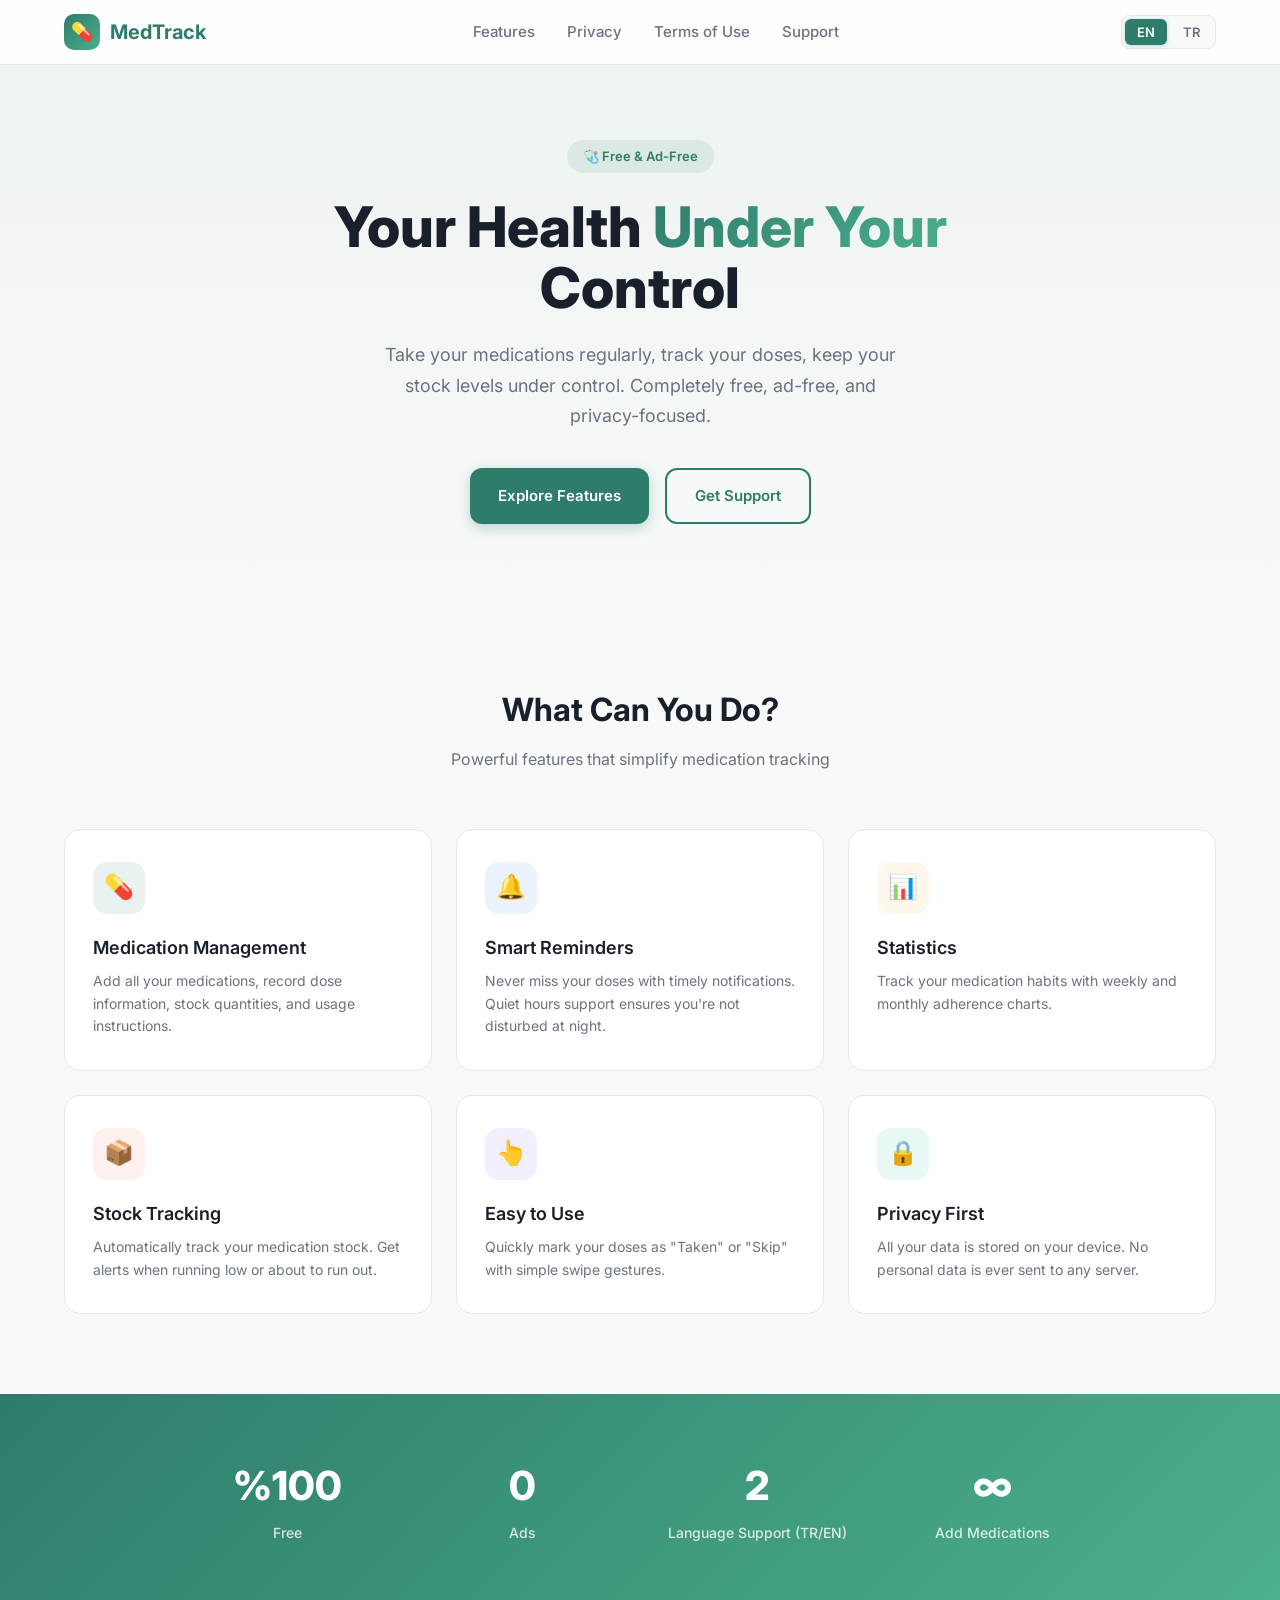
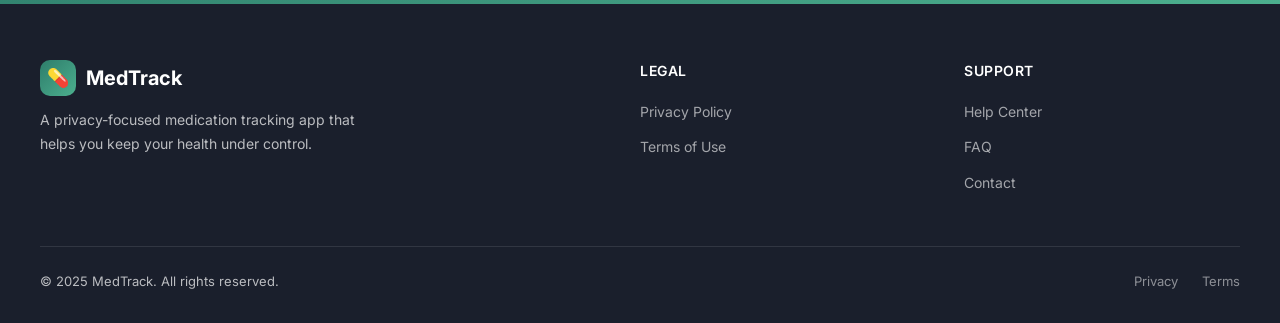
<file: docs/index.html>
<!DOCTYPE html>
<html lang="en">
<head>
  <meta charset="UTF-8">
  <meta name="viewport" content="width=device-width, initial-scale=1.0">
  <title>MedTrack - Your Health Under Control</title>
  <meta name="description" content="Track your medications regularly, monitor your doses, and keep your stock levels under control with MedTrack app.">
  <link rel="preconnect" href="https://fonts.googleapis.com">
  <link rel="preconnect" href="https://fonts.gstatic.com" crossorigin>
  <link href="https://fonts.googleapis.com/css2?family=Inter:wght@400;500;600;700;800&display=swap" rel="stylesheet">
  <link rel="stylesheet" href="css/style.css">
</head>
<body>

  <!-- Navbar -->
  <nav class="navbar" id="navbar">
    <div class="navbar-inner">
      <a href="index.html" class="logo">
        <div class="logo-icon">💊</div>
        <span data-i18n="nav.brand">MedTrack</span>
      </a>
      <ul class="nav-links" id="navLinks">
        <li><a href="#features" data-i18n="nav.features">Features</a></li>
        <li><a href="privacy.html" data-i18n="nav.privacy">Privacy</a></li>
        <li><a href="terms.html" data-i18n="nav.terms">Terms of Use</a></li>
        <li><a href="support.html" data-i18n="nav.support">Support</a></li>
      </ul>
      <div class="lang-switcher">
        <button class="lang-btn" data-lang="en" onclick="setLanguage('en')">EN</button>
        <button class="lang-btn" data-lang="tr" onclick="setLanguage('tr')">TR</button>
      </div>
      <button class="mobile-toggle" id="mobileToggle" aria-label="Menu">☰</button>
    </div>
  </nav>

  <!-- Hero -->
  <section class="hero">
    <div class="hero-inner">
      <div class="hero-badge" data-i18n="hero.badge">🩺 Free & Ad-Free</div>
      <h1><span data-i18n="hero.title.1">Your Health </span><span class="highlight" data-i18n="hero.title.highlight">Under Your</span><span data-i18n="hero.title.2"> Control</span></h1>
      <p data-i18n="hero.desc">Take your medications regularly, track your doses, keep your stock levels under control. Completely free, ad-free, and privacy-focused.</p>
      <div class="hero-buttons">
        <a href="#features" class="btn btn-primary" data-i18n="hero.btn.features">Explore Features</a>
        <a href="support.html" class="btn btn-outline" data-i18n="hero.btn.support">Get Support</a>
      </div>
    </div>
  </section>

  <!-- Features -->
  <section class="features" id="features">
    <div class="section-header">
      <h2 data-i18n="features.title">What Can You Do?</h2>
      <p data-i18n="features.subtitle">Powerful features that simplify medication tracking</p>
    </div>
    <div class="features-grid">
      <div class="feature-card">
        <div class="feature-icon green">💊</div>
        <h3 data-i18n="feature.med.title">Medication Management</h3>
        <p data-i18n="feature.med.desc">Add all your medications, record dose information, stock quantities, and usage instructions.</p>
      </div>
      <div class="feature-card">
        <div class="feature-icon blue">🔔</div>
        <h3 data-i18n="feature.remind.title">Smart Reminders</h3>
        <p data-i18n="feature.remind.desc">Never miss your doses with timely notifications. Quiet hours support ensures you're not disturbed at night.</p>
      </div>
      <div class="feature-card">
        <div class="feature-icon orange">📊</div>
        <h3 data-i18n="feature.stats.title">Statistics</h3>
        <p data-i18n="feature.stats.desc">Track your medication habits with weekly and monthly adherence charts.</p>
      </div>
      <div class="feature-card">
        <div class="feature-icon red">📦</div>
        <h3 data-i18n="feature.stock.title">Stock Tracking</h3>
        <p data-i18n="feature.stock.desc">Automatically track your medication stock. Get alerts when running low or about to run out.</p>
      </div>
      <div class="feature-card">
        <div class="feature-icon purple">👆</div>
        <h3 data-i18n="feature.easy.title">Easy to Use</h3>
        <p data-i18n="feature.easy.desc">Quickly mark your doses as "Taken" or "Skip" with simple swipe gestures.</p>
      </div>
      <div class="feature-card">
        <div class="feature-icon teal">🔒</div>
        <h3 data-i18n="feature.privacy.title">Privacy First</h3>
        <p data-i18n="feature.privacy.desc">All your data is stored on your device. No personal data is ever sent to any server.</p>
      </div>
    </div>
  </section>

  <!-- Stats -->
  <section class="stats">
    <div class="stats-inner">
      <div class="stat-item">
        <h3>%100</h3>
        <p data-i18n="stats.free">Free</p>
      </div>
      <div class="stat-item">
        <h3>0</h3>
        <p data-i18n="stats.ads">Ads</p>
      </div>
      <div class="stat-item">
        <h3>2</h3>
        <p data-i18n="stats.lang">Language Support (TR/EN)</p>
      </div>
      <div class="stat-item">
        <h3>∞</h3>
        <p data-i18n="stats.meds">Add Medications</p>
      </div>
    </div>
  </section>

  <!-- Footer -->
  <footer class="footer">
    <div class="footer-inner">
      <div class="footer-brand">
        <div class="logo" style="color: white;">
          <div class="logo-icon">💊</div>
          <span data-i18n="nav.brand">MedTrack</span>
        </div>
        <p data-i18n="footer.desc">A privacy-focused medication tracking app that helps you keep your health under control.</p>
      </div>
      <div>
        <h4 data-i18n="footer.legal">Legal</h4>
        <ul class="footer-links">
          <li><a href="privacy.html" data-i18n="footer.privacy.link">Privacy Policy</a></li>
          <li><a href="terms.html" data-i18n="footer.terms.link">Terms of Use</a></li>
        </ul>
      </div>
      <div>
        <h4 data-i18n="footer.support.title">Support</h4>
        <ul class="footer-links">
          <li><a href="support.html" data-i18n="footer.help">Help Center</a></li>
          <li><a href="support.html#faq" data-i18n="footer.faq.link">FAQ</a></li>
          <li><a href="mailto:destek@ilactakip.app" data-i18n="footer.contact">Contact</a></li>
        </ul>
      </div>
    </div>
    <div class="footer-bottom">
      <span data-i18n="footer.copy">&copy; 2025 MedTrack. All rights reserved.</span>
      <div class="footer-bottom-links">
        <a href="privacy.html" data-i18n="footer.bottom.privacy">Privacy</a>
        <a href="terms.html" data-i18n="footer.bottom.terms">Terms</a>
      </div>
    </div>
  </footer>

  <script src="js/i18n.js"></script>
  <script>
    window.addEventListener('scroll', () => {
      document.getElementById('navbar').classList.toggle('scrolled', window.scrollY > 10);
    });
    document.getElementById('mobileToggle').addEventListener('click', () => {
      document.getElementById('navLinks').classList.toggle('open');
    });
  </script>
</body>
</html>
</file>
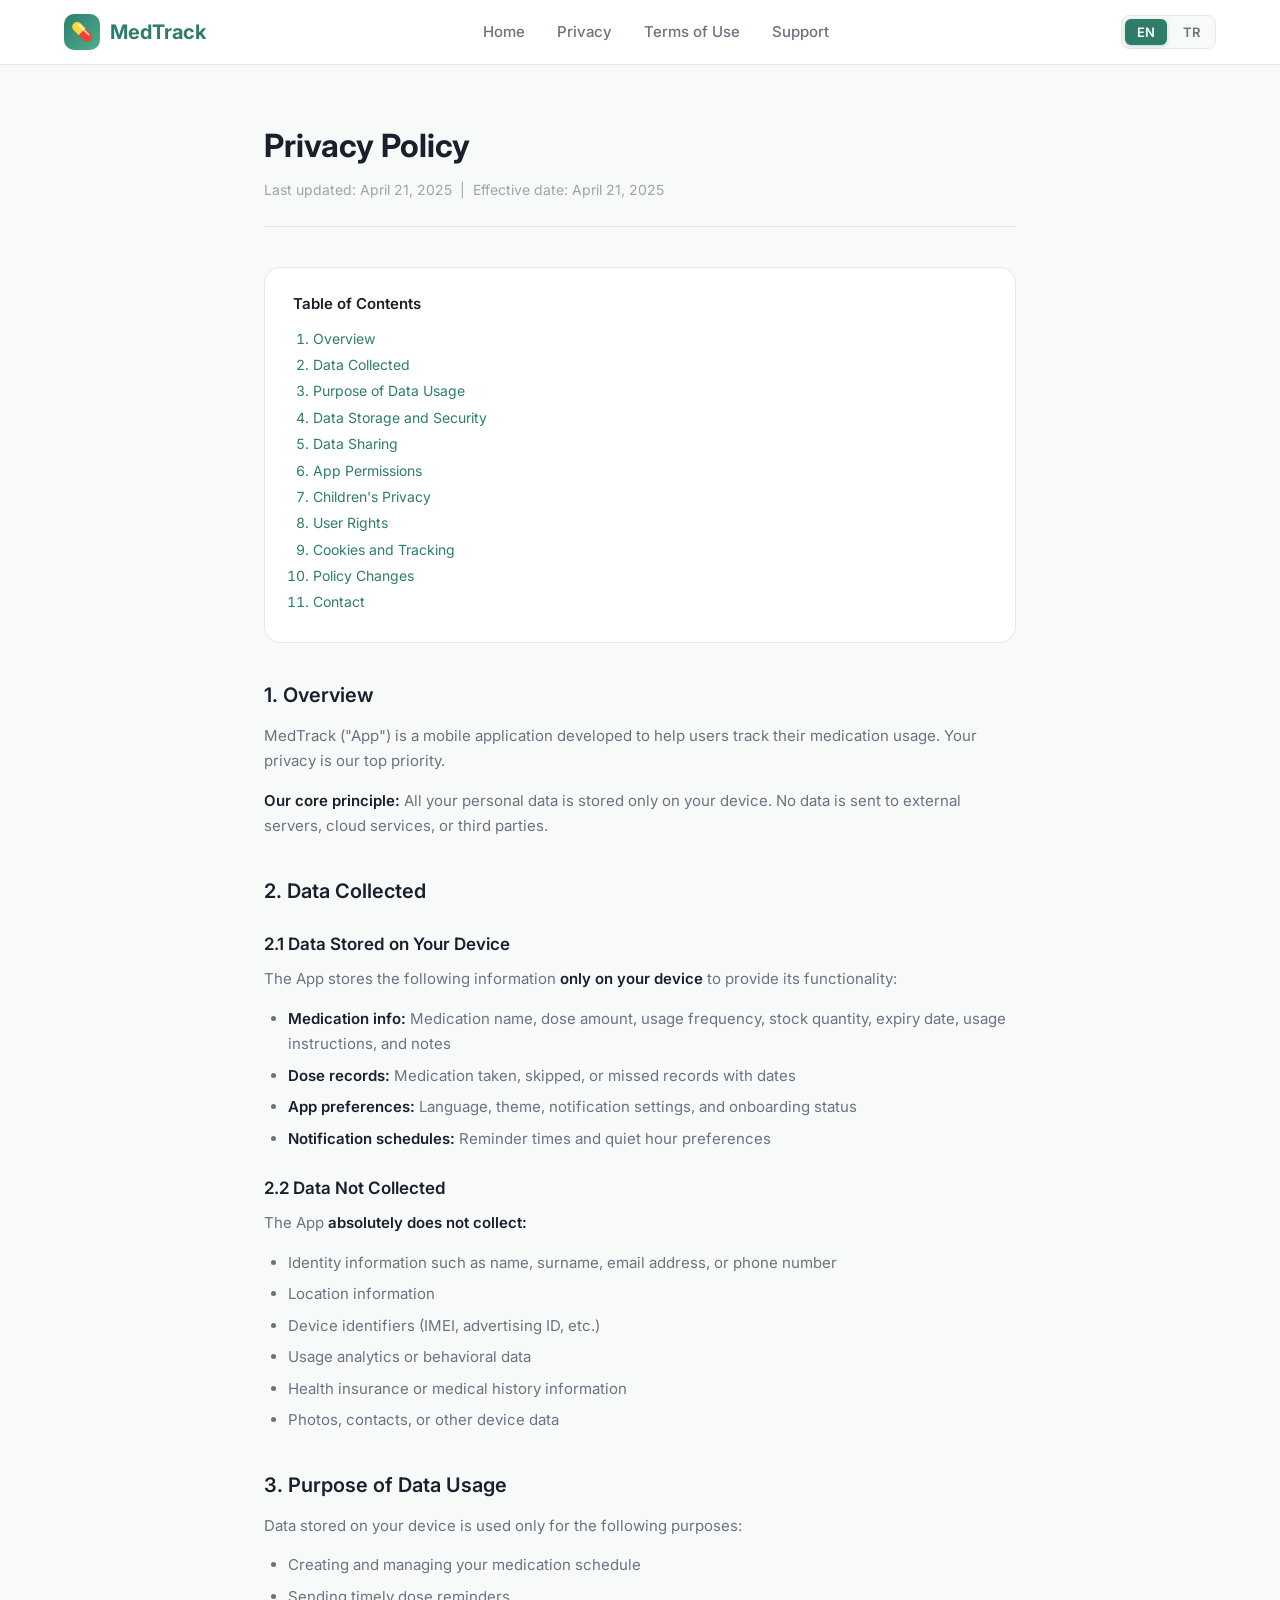
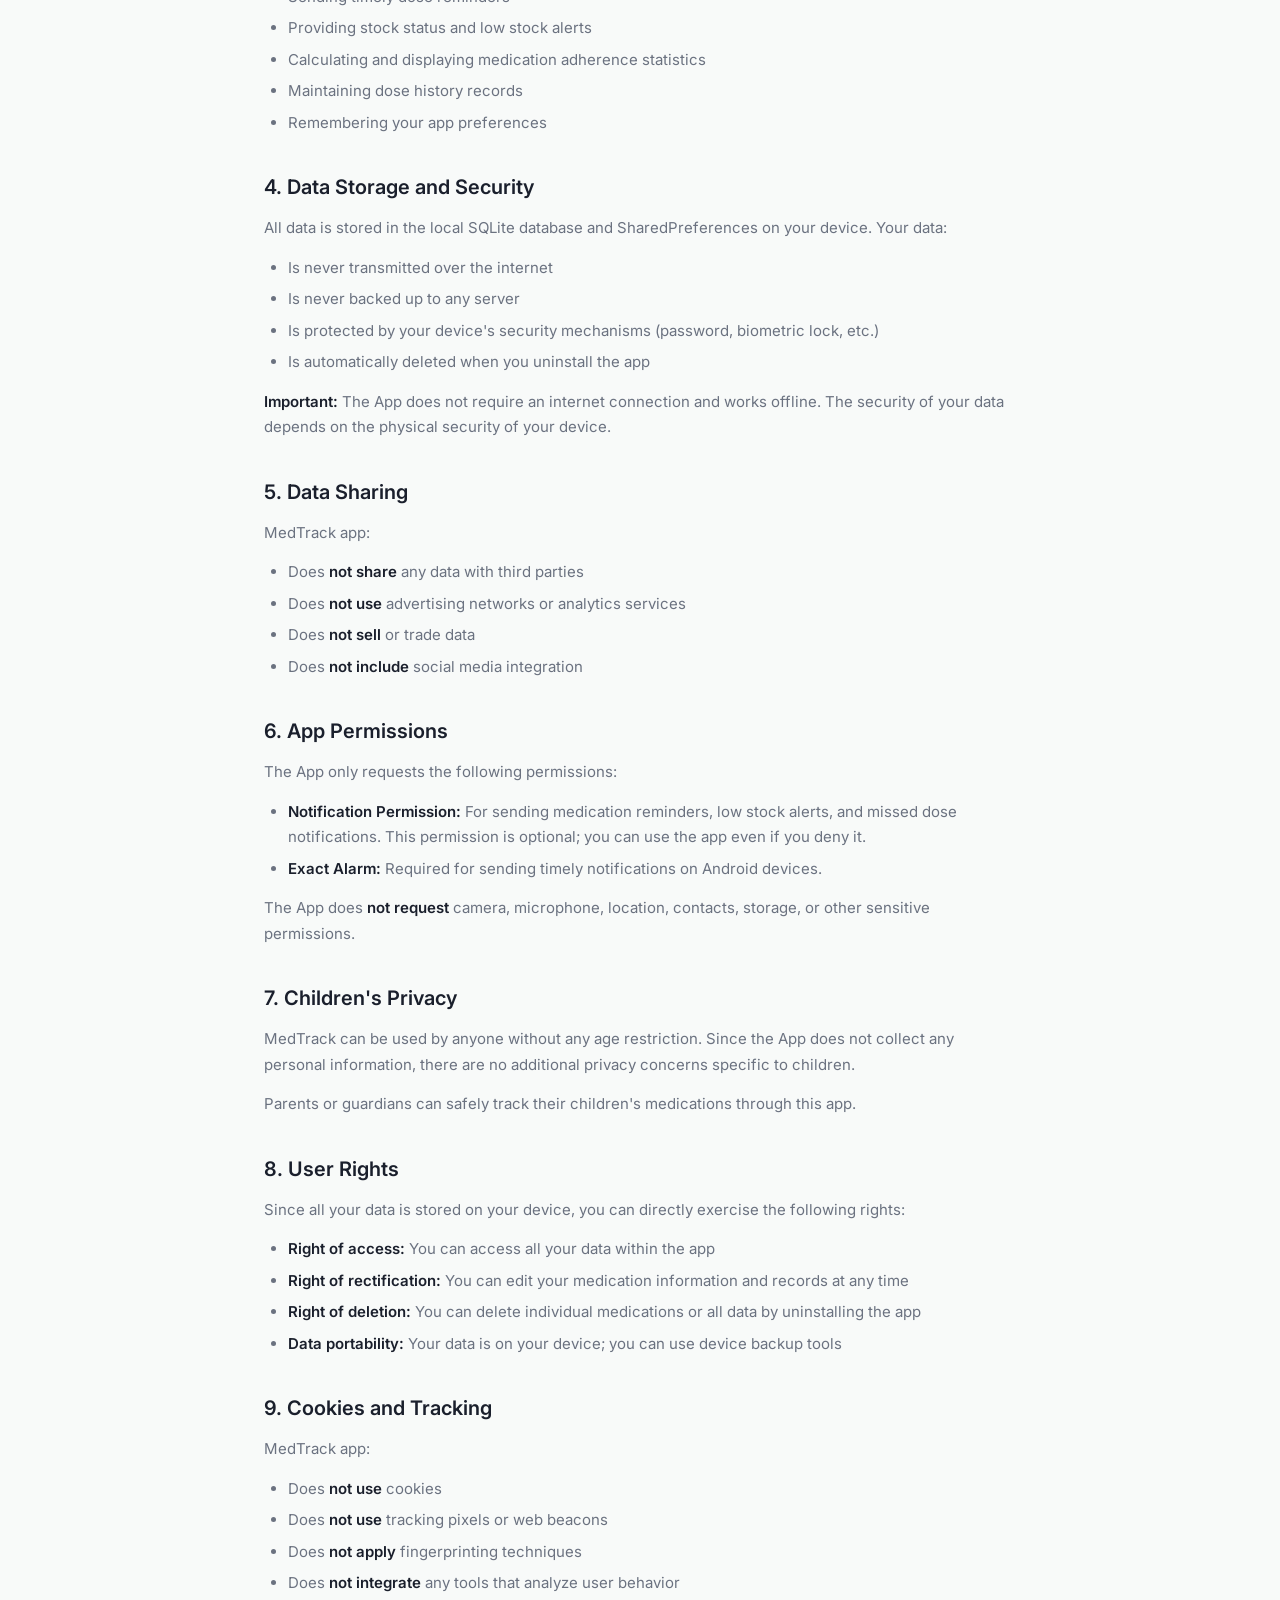
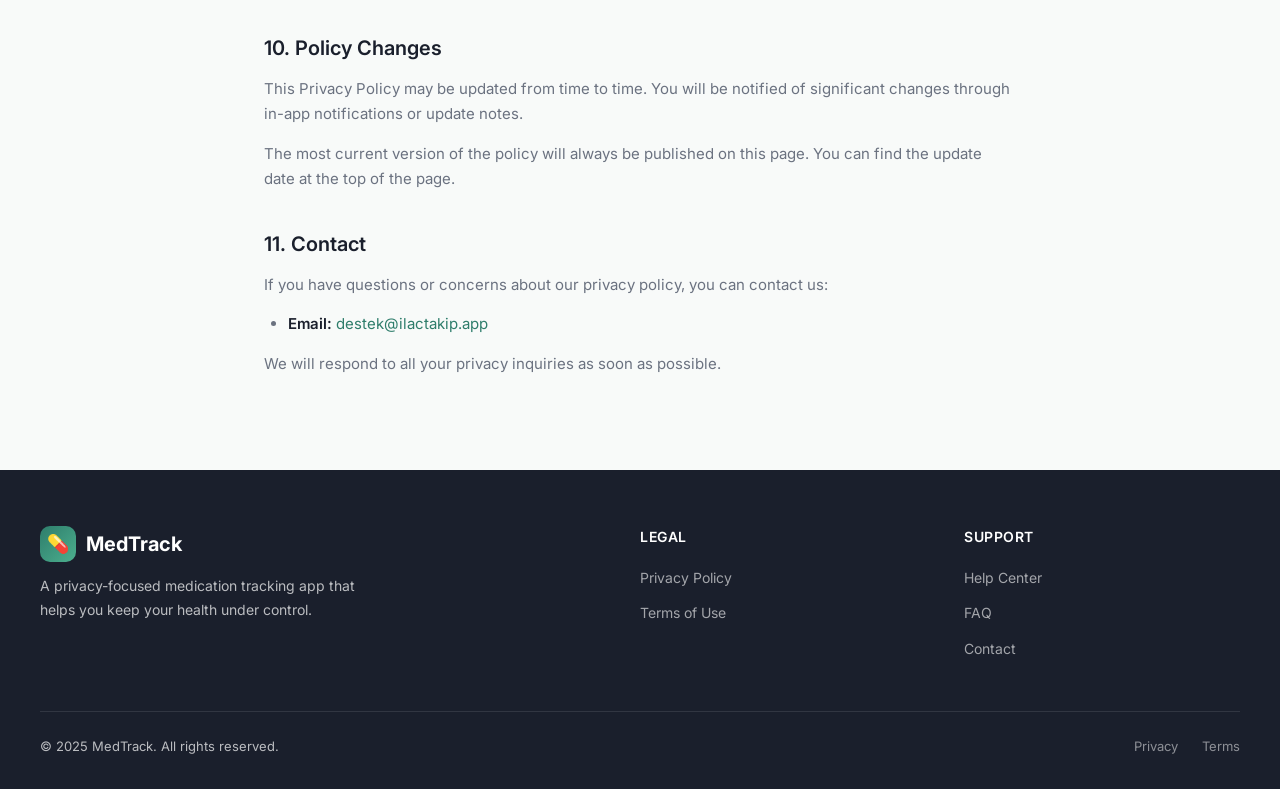
<file: docs/privacy.html>
<!DOCTYPE html>
<html lang="en">
<head>
  <meta charset="UTF-8">
  <meta name="viewport" content="width=device-width, initial-scale=1.0">
  <title>Privacy Policy - MedTrack</title>
  <meta name="description" content="MedTrack app privacy policy. Learn how your data is protected.">
  <link rel="preconnect" href="https://fonts.googleapis.com">
  <link rel="preconnect" href="https://fonts.gstatic.com" crossorigin>
  <link href="https://fonts.googleapis.com/css2?family=Inter:wght@400;500;600;700;800&display=swap" rel="stylesheet">
  <link rel="stylesheet" href="css/style.css">
</head>
<body>

  <nav class="navbar" id="navbar">
    <div class="navbar-inner">
      <a href="index.html" class="logo">
        <div class="logo-icon">💊</div>
        <span data-i18n="nav.brand">MedTrack</span>
      </a>
      <ul class="nav-links" id="navLinks">
        <li><a href="index.html" data-i18n="nav.home">Home</a></li>
        <li><a href="privacy.html" data-i18n="nav.privacy">Privacy</a></li>
        <li><a href="terms.html" data-i18n="nav.terms">Terms of Use</a></li>
        <li><a href="support.html" data-i18n="nav.support">Support</a></li>
      </ul>
      <div class="lang-switcher">
        <button class="lang-btn" data-lang="en" onclick="setLanguage('en')">EN</button>
        <button class="lang-btn" data-lang="tr" onclick="setLanguage('tr')">TR</button>
      </div>
      <button class="mobile-toggle" id="mobileToggle" aria-label="Menu">☰</button>
    </div>
  </nav>

  <main class="legal-page">
    <h1 data-i18n="privacy.title">Privacy Policy</h1>
    <p class="legal-meta" data-i18n="privacy.meta">Last updated: April 21, 2025 &nbsp;|&nbsp; Effective date: April 21, 2025</p>

    <div class="legal-toc">
      <h3 data-i18n="privacy.toc.title">Table of Contents</h3>
      <ol>
        <li><a href="#genel" data-i18n="privacy.toc.1">Overview</a></li>
        <li><a href="#toplanan" data-i18n="privacy.toc.2">Data Collected</a></li>
        <li><a href="#kullanim" data-i18n="privacy.toc.3">Purpose of Data Usage</a></li>
        <li><a href="#depolama" data-i18n="privacy.toc.4">Data Storage and Security</a></li>
        <li><a href="#paylasim" data-i18n="privacy.toc.5">Data Sharing</a></li>
        <li><a href="#izinler" data-i18n="privacy.toc.6">App Permissions</a></li>
        <li><a href="#cocuk" data-i18n="privacy.toc.7">Children's Privacy</a></li>
        <li><a href="#haklar" data-i18n="privacy.toc.8">User Rights</a></li>
        <li><a href="#cerezler" data-i18n="privacy.toc.9">Cookies and Tracking</a></li>
        <li><a href="#degisiklikler" data-i18n="privacy.toc.10">Policy Changes</a></li>
        <li><a href="#iletisim" data-i18n="privacy.toc.11">Contact</a></li>
      </ol>
    </div>

    <div class="legal-content">
      <h2 id="genel" data-i18n="privacy.s1.title">1. Overview</h2>
      <p data-i18n="privacy.s1.p1">MedTrack ("App") is a mobile application developed to help users track their medication usage. Your privacy is our top priority.</p>
      <p data-i18n="privacy.s1.p2"><strong>Our core principle:</strong> All your personal data is stored only on your device. No data is sent to external servers, cloud services, or third parties.</p>

      <h2 id="toplanan" data-i18n="privacy.s2.title">2. Data Collected</h2>
      <h3 data-i18n="privacy.s2.1.title">2.1 Data Stored on Your Device</h3>
      <p data-i18n="privacy.s2.1.p">The App stores the following information <strong>only on your device</strong> to provide its functionality:</p>
      <ul>
        <li data-i18n="privacy.s2.1.li1"><strong>Medication info:</strong> Medication name, dose amount, usage frequency, stock quantity, expiry date, usage instructions, and notes</li>
        <li data-i18n="privacy.s2.1.li2"><strong>Dose records:</strong> Medication taken, skipped, or missed records with dates</li>
        <li data-i18n="privacy.s2.1.li3"><strong>App preferences:</strong> Language, theme, notification settings, and onboarding status</li>
        <li data-i18n="privacy.s2.1.li4"><strong>Notification schedules:</strong> Reminder times and quiet hour preferences</li>
      </ul>

      <h3 data-i18n="privacy.s2.2.title">2.2 Data Not Collected</h3>
      <p data-i18n="privacy.s2.2.p">The App <strong>absolutely does not collect:</strong></p>
      <ul>
        <li data-i18n="privacy.s2.2.li1">Identity information such as name, surname, email address, or phone number</li>
        <li data-i18n="privacy.s2.2.li2">Location information</li>
        <li data-i18n="privacy.s2.2.li3">Device identifiers (IMEI, advertising ID, etc.)</li>
        <li data-i18n="privacy.s2.2.li4">Usage analytics or behavioral data</li>
        <li data-i18n="privacy.s2.2.li5">Health insurance or medical history information</li>
        <li data-i18n="privacy.s2.2.li6">Photos, contacts, or other device data</li>
      </ul>

      <h2 id="kullanim" data-i18n="privacy.s3.title">3. Purpose of Data Usage</h2>
      <p data-i18n="privacy.s3.p">Data stored on your device is used only for the following purposes:</p>
      <ul>
        <li data-i18n="privacy.s3.li1">Creating and managing your medication schedule</li>
        <li data-i18n="privacy.s3.li2">Sending timely dose reminders</li>
        <li data-i18n="privacy.s3.li3">Providing stock status and low stock alerts</li>
        <li data-i18n="privacy.s3.li4">Calculating and displaying medication adherence statistics</li>
        <li data-i18n="privacy.s3.li5">Maintaining dose history records</li>
        <li data-i18n="privacy.s3.li6">Remembering your app preferences</li>
      </ul>

      <h2 id="depolama" data-i18n="privacy.s4.title">4. Data Storage and Security</h2>
      <p data-i18n="privacy.s4.p1">All data is stored in the local SQLite database and SharedPreferences on your device. Your data:</p>
      <ul>
        <li data-i18n="privacy.s4.li1">Is never transmitted over the internet</li>
        <li data-i18n="privacy.s4.li2">Is never backed up to any server</li>
        <li data-i18n="privacy.s4.li3">Is protected by your device's security mechanisms (password, biometric lock, etc.)</li>
        <li data-i18n="privacy.s4.li4">Is automatically deleted when you uninstall the app</li>
      </ul>
      <p data-i18n="privacy.s4.p2"><strong>Important:</strong> The App does not require an internet connection and works offline. The security of your data depends on the physical security of your device.</p>

      <h2 id="paylasim" data-i18n="privacy.s5.title">5. Data Sharing</h2>
      <p data-i18n="privacy.s5.p">MedTrack app:</p>
      <ul>
        <li data-i18n="privacy.s5.li1">Does <strong>not share</strong> any data with third parties</li>
        <li data-i18n="privacy.s5.li2">Does <strong>not use</strong> advertising networks or analytics services</li>
        <li data-i18n="privacy.s5.li3">Does <strong>not sell</strong> or trade data</li>
        <li data-i18n="privacy.s5.li4">Does <strong>not include</strong> social media integration</li>
      </ul>

      <h2 id="izinler" data-i18n="privacy.s6.title">6. App Permissions</h2>
      <p data-i18n="privacy.s6.p1">The App only requests the following permissions:</p>
      <ul>
        <li data-i18n="privacy.s6.li1"><strong>Notification Permission:</strong> For sending medication reminders, low stock alerts, and missed dose notifications. This permission is optional; you can use the app even if you deny it.</li>
        <li data-i18n="privacy.s6.li2"><strong>Exact Alarm:</strong> Required for sending timely notifications on Android devices.</li>
      </ul>
      <p data-i18n="privacy.s6.p2">The App does <strong>not request</strong> camera, microphone, location, contacts, storage, or other sensitive permissions.</p>

      <h2 id="cocuk" data-i18n="privacy.s7.title">7. Children's Privacy</h2>
      <p data-i18n="privacy.s7.p1">MedTrack can be used by anyone without any age restriction. Since the App does not collect any personal information, there are no additional privacy concerns specific to children.</p>
      <p data-i18n="privacy.s7.p2">Parents or guardians can safely track their children's medications through this app.</p>

      <h2 id="haklar" data-i18n="privacy.s8.title">8. User Rights</h2>
      <p data-i18n="privacy.s8.p">Since all your data is stored on your device, you can directly exercise the following rights:</p>
      <ul>
        <li data-i18n="privacy.s8.li1"><strong>Right of access:</strong> You can access all your data within the app</li>
        <li data-i18n="privacy.s8.li2"><strong>Right of rectification:</strong> You can edit your medication information and records at any time</li>
        <li data-i18n="privacy.s8.li3"><strong>Right of deletion:</strong> You can delete individual medications or all data by uninstalling the app</li>
        <li data-i18n="privacy.s8.li4"><strong>Data portability:</strong> Your data is on your device; you can use device backup tools</li>
      </ul>

      <h2 id="cerezler" data-i18n="privacy.s9.title">9. Cookies and Tracking</h2>
      <p data-i18n="privacy.s9.p">MedTrack app:</p>
      <ul>
        <li data-i18n="privacy.s9.li1">Does <strong>not use</strong> cookies</li>
        <li data-i18n="privacy.s9.li2">Does <strong>not use</strong> tracking pixels or web beacons</li>
        <li data-i18n="privacy.s9.li3">Does <strong>not apply</strong> fingerprinting techniques</li>
        <li data-i18n="privacy.s9.li4">Does <strong>not integrate</strong> any tools that analyze user behavior</li>
      </ul>

      <h2 id="degisiklikler" data-i18n="privacy.s10.title">10. Policy Changes</h2>
      <p data-i18n="privacy.s10.p1">This Privacy Policy may be updated from time to time. You will be notified of significant changes through in-app notifications or update notes.</p>
      <p data-i18n="privacy.s10.p2">The most current version of the policy will always be published on this page. You can find the update date at the top of the page.</p>

      <h2 id="iletisim" data-i18n="privacy.s11.title">11. Contact</h2>
      <p data-i18n="privacy.s11.p1">If you have questions or concerns about our privacy policy, you can contact us:</p>
      <ul>
        <li data-i18n="privacy.s11.li1"><strong>Email:</strong> <a href="mailto:destek@ilactakip.app">destek@ilactakip.app</a></li>
      </ul>
      <p data-i18n="privacy.s11.p2">We will respond to all your privacy inquiries as soon as possible.</p>
    </div>
  </main>

  <footer class="footer">
    <div class="footer-inner">
      <div class="footer-brand">
        <div class="logo" style="color: white;">
          <div class="logo-icon">💊</div>
          <span data-i18n="nav.brand">MedTrack</span>
        </div>
        <p data-i18n="footer.desc">A privacy-focused medication tracking app that helps you keep your health under control.</p>
      </div>
      <div>
        <h4 data-i18n="footer.legal">Legal</h4>
        <ul class="footer-links">
          <li><a href="privacy.html" data-i18n="footer.privacy.link">Privacy Policy</a></li>
          <li><a href="terms.html" data-i18n="footer.terms.link">Terms of Use</a></li>
        </ul>
      </div>
      <div>
        <h4 data-i18n="footer.support.title">Support</h4>
        <ul class="footer-links">
          <li><a href="support.html" data-i18n="footer.help">Help Center</a></li>
          <li><a href="support.html#faq" data-i18n="footer.faq.link">FAQ</a></li>
          <li><a href="mailto:destek@ilactakip.app" data-i18n="footer.contact">Contact</a></li>
        </ul>
      </div>
    </div>
    <div class="footer-bottom">
      <span data-i18n="footer.copy">&copy; 2025 MedTrack. All rights reserved.</span>
      <div class="footer-bottom-links">
        <a href="privacy.html" data-i18n="footer.bottom.privacy">Privacy</a>
        <a href="terms.html" data-i18n="footer.bottom.terms">Terms</a>
      </div>
    </div>
  </footer>

  <script src="js/i18n.js"></script>
  <script>
    window.addEventListener('scroll', () => {
      document.getElementById('navbar').classList.toggle('scrolled', window.scrollY > 10);
    });
    document.getElementById('mobileToggle').addEventListener('click', () => {
      document.getElementById('navLinks').classList.toggle('open');
    });
  </script>
</body>
</html>
</file>
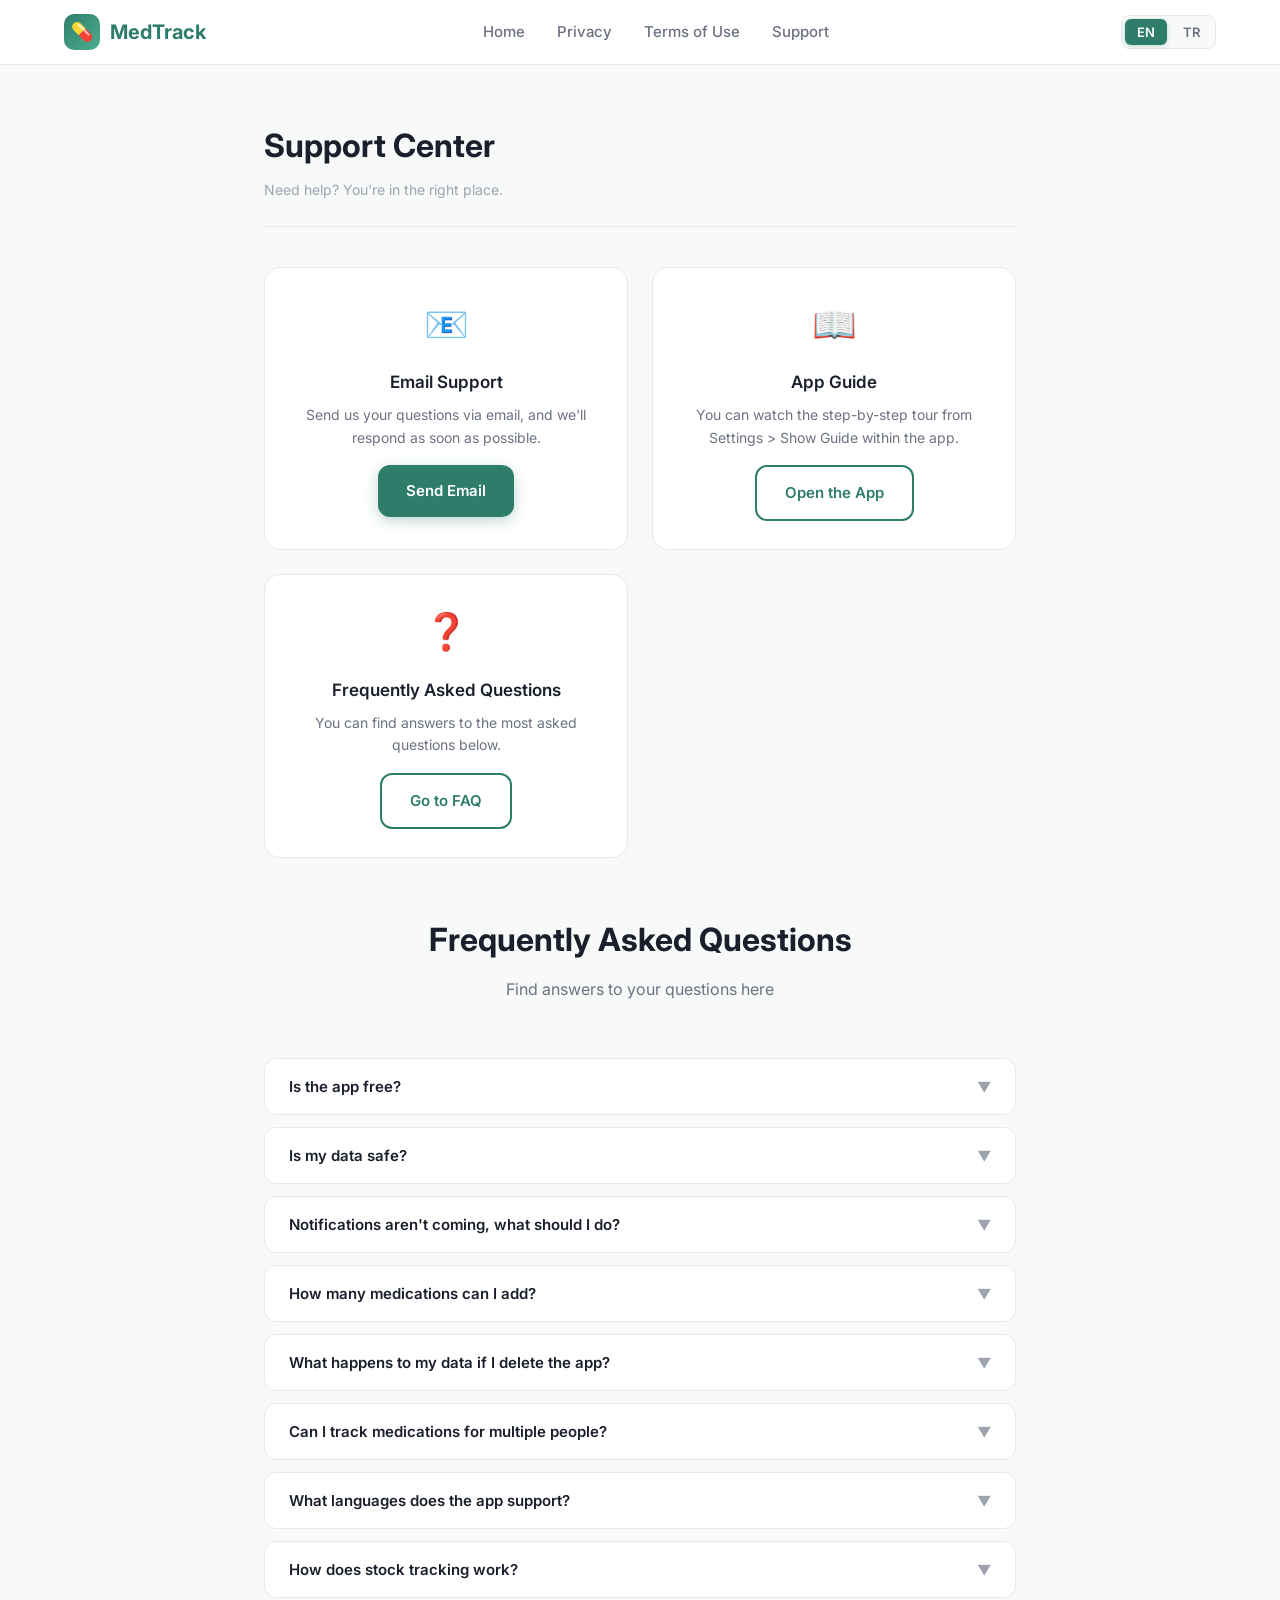
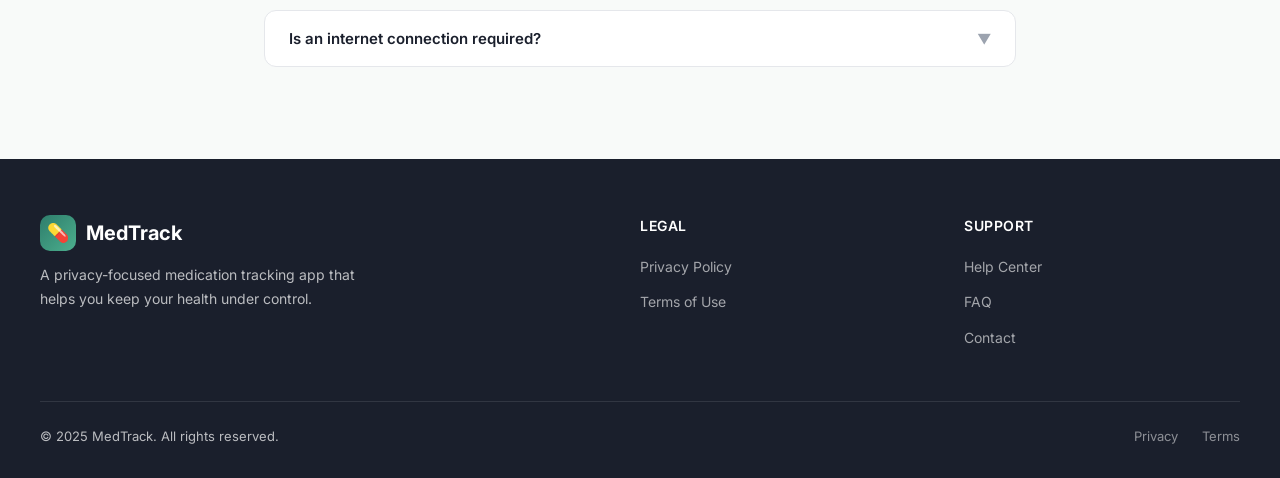
<file: docs/support.html>
<!DOCTYPE html>
<html lang="en">
<head>
  <meta charset="UTF-8">
  <meta name="viewport" content="width=device-width, initial-scale=1.0">
  <title>Support - MedTrack</title>
  <meta name="description" content="MedTrack app support center. Frequently asked questions and contact information.">
  <link rel="preconnect" href="https://fonts.googleapis.com">
  <link rel="preconnect" href="https://fonts.gstatic.com" crossorigin>
  <link href="https://fonts.googleapis.com/css2?family=Inter:wght@400;500;600;700;800&display=swap" rel="stylesheet">
  <link rel="stylesheet" href="css/style.css">
</head>
<body>

  <nav class="navbar" id="navbar">
    <div class="navbar-inner">
      <a href="index.html" class="logo">
        <div class="logo-icon">💊</div>
        <span data-i18n="nav.brand">MedTrack</span>
      </a>
      <ul class="nav-links" id="navLinks">
        <li><a href="index.html" data-i18n="nav.home">Home</a></li>
        <li><a href="privacy.html" data-i18n="nav.privacy">Privacy</a></li>
        <li><a href="terms.html" data-i18n="nav.terms">Terms of Use</a></li>
        <li><a href="support.html" data-i18n="nav.support">Support</a></li>
      </ul>
      <div class="lang-switcher">
        <button class="lang-btn" data-lang="en" onclick="setLanguage('en')">EN</button>
        <button class="lang-btn" data-lang="tr" onclick="setLanguage('tr')">TR</button>
      </div>
      <button class="mobile-toggle" id="mobileToggle" aria-label="Menu">☰</button>
    </div>
  </nav>

  <main class="legal-page">
    <h1 data-i18n="support.title">Support Center</h1>
    <p class="legal-meta" data-i18n="support.subtitle">Need help? You're in the right place.</p>

    <div class="support-cards">
      <div class="support-card">
        <div class="icon">📧</div>
        <h3 data-i18n="support.email.title">Email Support</h3>
        <p data-i18n="support.email.desc">Send us your questions via email, and we'll respond as soon as possible.</p>
        <a href="mailto:destek@ilactakip.app" class="btn btn-primary" data-i18n="support.email.btn">Send Email</a>
      </div>
      <div class="support-card">
        <div class="icon">📖</div>
        <h3 data-i18n="support.guide.title">App Guide</h3>
        <p data-i18n="support.guide.desc">You can watch the step-by-step tour from Settings > Show Guide within the app.</p>
        <span class="btn btn-outline" style="cursor: default;" data-i18n="support.guide.btn">Open the App</span>
      </div>
      <div class="support-card">
        <div class="icon">❓</div>
        <h3 data-i18n="support.faq.title">Frequently Asked Questions</h3>
        <p data-i18n="support.faq.desc">You can find answers to the most asked questions below.</p>
        <a href="#faq" class="btn btn-outline" data-i18n="support.faq.btn">Go to FAQ</a>
      </div>
    </div>

    <div class="faq-section" id="faq">
      <div class="section-header" style="margin-top: 0;">
        <h2 data-i18n="support.faq.section.title">Frequently Asked Questions</h2>
        <p data-i18n="support.faq.section.subtitle">Find answers to your questions here</p>
      </div>

      <div class="faq-item">
        <button class="faq-question" onclick="toggleFaq(this)">
          <span data-i18n="support.faq.q1">Is the app free?</span>
          <span class="arrow">▼</span>
        </button>
        <div class="faq-answer">
          <p data-i18n="support.faq.a1">Yes, MedTrack is completely free. There are no in-app purchases, subscriptions, or ads. All features are available without limits.</p>
        </div>
      </div>

      <div class="faq-item">
        <button class="faq-question" onclick="toggleFaq(this)">
          <span data-i18n="support.faq.q2">Is my data safe?</span>
          <span class="arrow">▼</span>
        </button>
        <div class="faq-answer">
          <p data-i18n="support.faq.a2">Yes. All your data is stored only on your device. No data is sent to any server over the internet. The app does not require an internet connection and works completely offline. For details, please review our <a href="privacy.html">Privacy Policy</a>.</p>
        </div>
      </div>

      <div class="faq-item">
        <button class="faq-question" onclick="toggleFaq(this)">
          <span data-i18n="support.faq.q3">Notifications aren't coming, what should I do?</span>
          <span class="arrow">▼</span>
        </button>
        <div class="faq-answer">
          <p data-i18n="support.faq.a3">Notification issues usually stem from device settings. Check the following: (1) Make sure notifications are enabled in App Settings. (2) Check that MedTrack is allowed in Device Settings > Notifications. (3) Make sure battery saver mode is not blocking notifications. (4) On Android, check the "Exact Alarm" permission.</p>
        </div>
      </div>

      <div class="faq-item">
        <button class="faq-question" onclick="toggleFaq(this)">
          <span data-i18n="support.faq.q4">How many medications can I add?</span>
          <span class="arrow">▼</span>
        </button>
        <div class="faq-answer">
          <p data-i18n="support.faq.a4">You can add unlimited medications. You can set separate dose schedules, stock tracking, and reminder settings for each medication.</p>
        </div>
      </div>

      <div class="faq-item">
        <button class="faq-question" onclick="toggleFaq(this)">
          <span data-i18n="support.faq.q5">What happens to my data if I delete the app?</span>
          <span class="arrow">▼</span>
        </button>
        <div class="faq-answer">
          <p data-i18n="support.faq.a5">When you remove the app from your device, all your data is permanently deleted. Since data is stored only on your device, it cannot be recovered after removal. We recommend noting important information before deleting the app.</p>
        </div>
      </div>

      <div class="faq-item">
        <button class="faq-question" onclick="toggleFaq(this)">
          <span data-i18n="support.faq.q6">Can I track medications for multiple people?</span>
          <span class="arrow">▼</span>
        </button>
        <div class="faq-answer">
          <p data-i18n="support.faq.a6">Currently, the app is designed for a single user. However, you can track medications for multiple people by adding the person's name to the medication name (e.g., "Mom - Paracetamol"). Multi-profile support is planned for future updates.</p>
        </div>
      </div>

      <div class="faq-item">
        <button class="faq-question" onclick="toggleFaq(this)">
          <span data-i18n="support.faq.q7">What languages does the app support?</span>
          <span class="arrow">▼</span>
        </button>
        <div class="faq-answer">
          <p data-i18n="support.faq.a7">MedTrack currently supports Turkish and English. You can change the language preference from the Settings screen. Additional language support is planned.</p>
        </div>
      </div>

      <div class="faq-item">
        <button class="faq-question" onclick="toggleFaq(this)">
          <span data-i18n="support.faq.q8">How does stock tracking work?</span>
          <span class="arrow">▼</span>
        </button>
        <div class="faq-answer">
          <p data-i18n="support.faq.a8">When adding a medication, you enter your current stock quantity and doses per use. Each time you mark "Taken," the stock automatically decreases. You'll receive automatic alerts when stock falls below your set threshold or approaches the estimated end date.</p>
        </div>
      </div>

      <div class="faq-item">
        <button class="faq-question" onclick="toggleFaq(this)">
          <span data-i18n="support.faq.q9">Is an internet connection required?</span>
          <span class="arrow">▼</span>
        </button>
        <div class="faq-answer">
          <p data-i18n="support.faq.a9">No. MedTrack works completely offline. All data is stored on your device, and no function requires an internet connection.</p>
        </div>
      </div>
    </div>
  </main>

  <footer class="footer">
    <div class="footer-inner">
      <div class="footer-brand">
        <div class="logo" style="color: white;">
          <div class="logo-icon">💊</div>
          <span data-i18n="nav.brand">MedTrack</span>
        </div>
        <p data-i18n="footer.desc">A privacy-focused medication tracking app that helps you keep your health under control.</p>
      </div>
      <div>
        <h4 data-i18n="footer.legal">Legal</h4>
        <ul class="footer-links">
          <li><a href="privacy.html" data-i18n="footer.privacy.link">Privacy Policy</a></li>
          <li><a href="terms.html" data-i18n="footer.terms.link">Terms of Use</a></li>
        </ul>
      </div>
      <div>
        <h4 data-i18n="footer.support.title">Support</h4>
        <ul class="footer-links">
          <li><a href="support.html" data-i18n="footer.help">Help Center</a></li>
          <li><a href="support.html#faq" data-i18n="footer.faq.link">FAQ</a></li>
          <li><a href="mailto:destek@ilactakip.app" data-i18n="footer.contact">Contact</a></li>
        </ul>
      </div>
    </div>
    <div class="footer-bottom">
      <span data-i18n="footer.copy">&copy; 2025 MedTrack. All rights reserved.</span>
      <div class="footer-bottom-links">
        <a href="privacy.html" data-i18n="footer.bottom.privacy">Privacy</a>
        <a href="terms.html" data-i18n="footer.bottom.terms">Terms</a>
      </div>
    </div>
  </footer>

  <script src="js/i18n.js"></script>
  <script>
    window.addEventListener('scroll', () => {
      document.getElementById('navbar').classList.toggle('scrolled', window.scrollY > 10);
    });
    document.getElementById('mobileToggle').addEventListener('click', () => {
      document.getElementById('navLinks').classList.toggle('open');
    });

    function toggleFaq(button) {
      const item = button.parentElement;
      const wasOpen = item.classList.contains('open');
      document.querySelectorAll('.faq-item').forEach(i => i.classList.remove('open'));
      if (!wasOpen) item.classList.add('open');
    }
  </script>
</body>
</html>
</file>
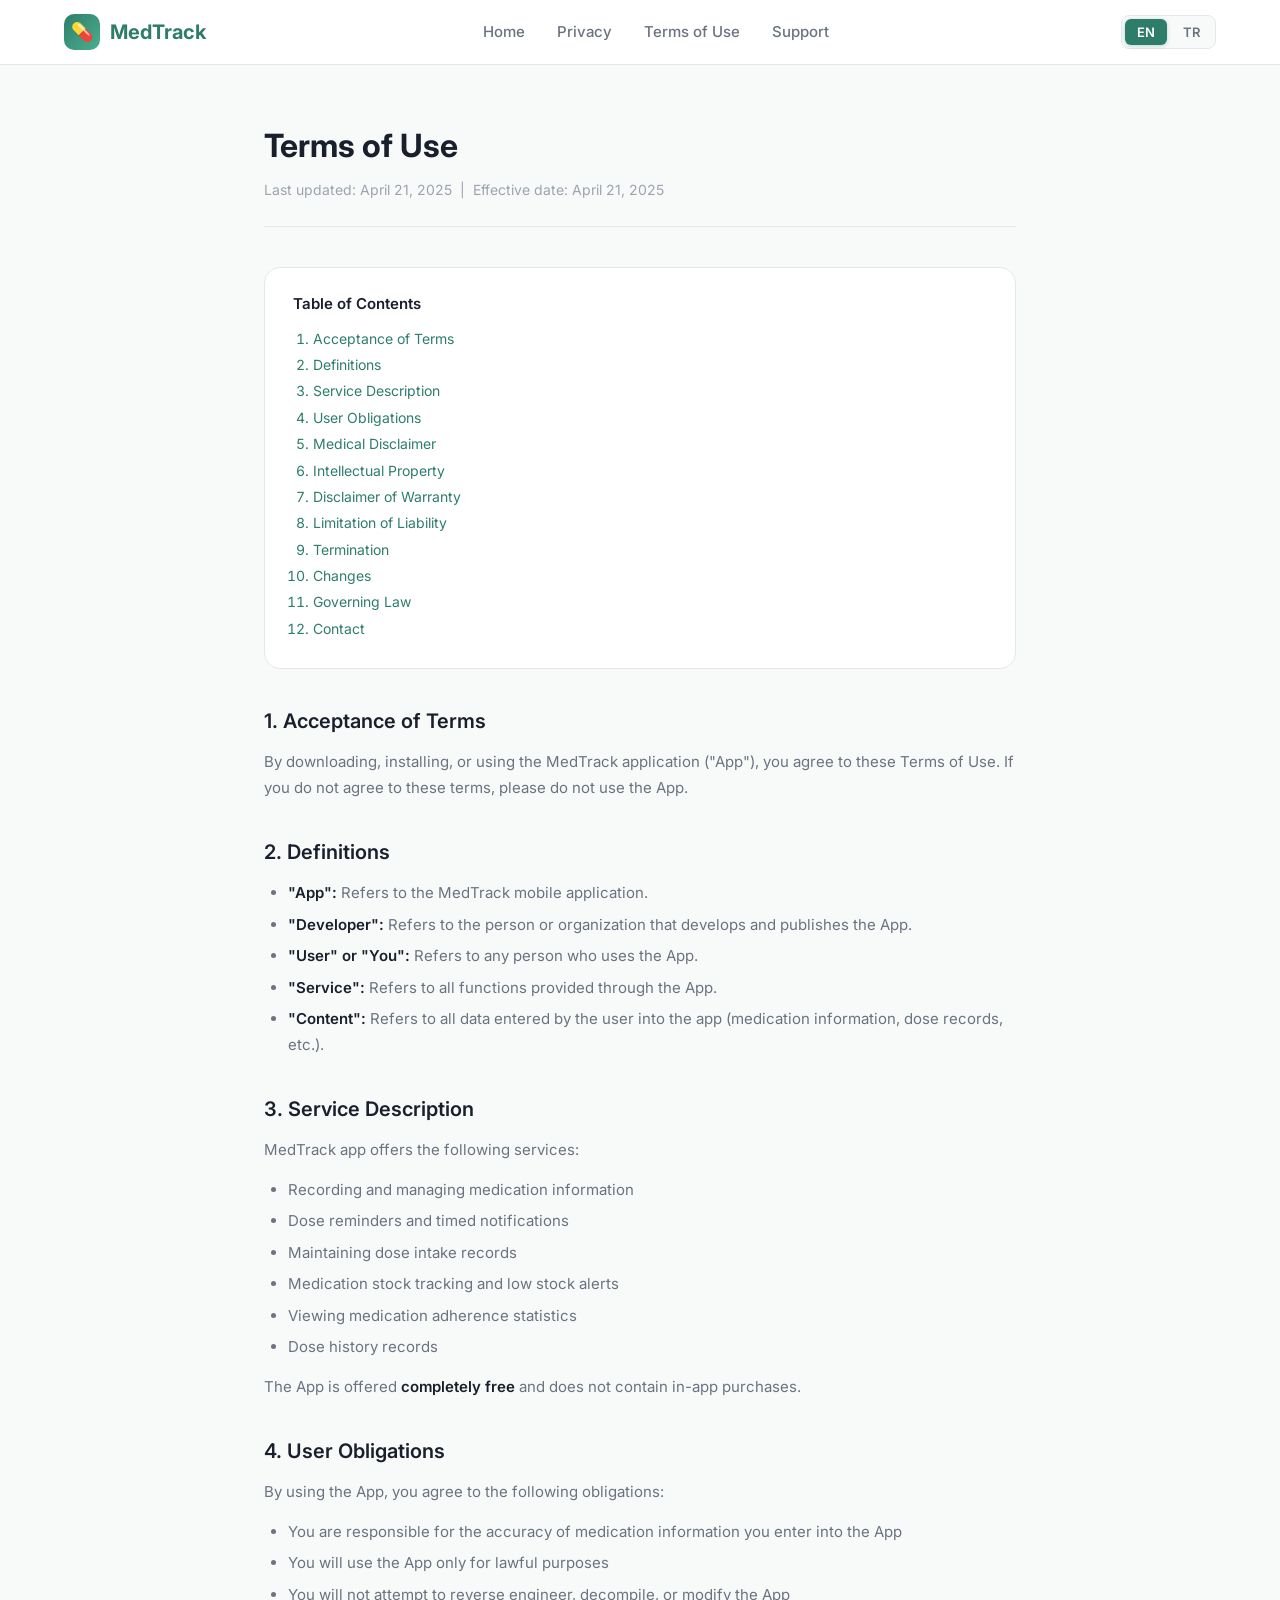
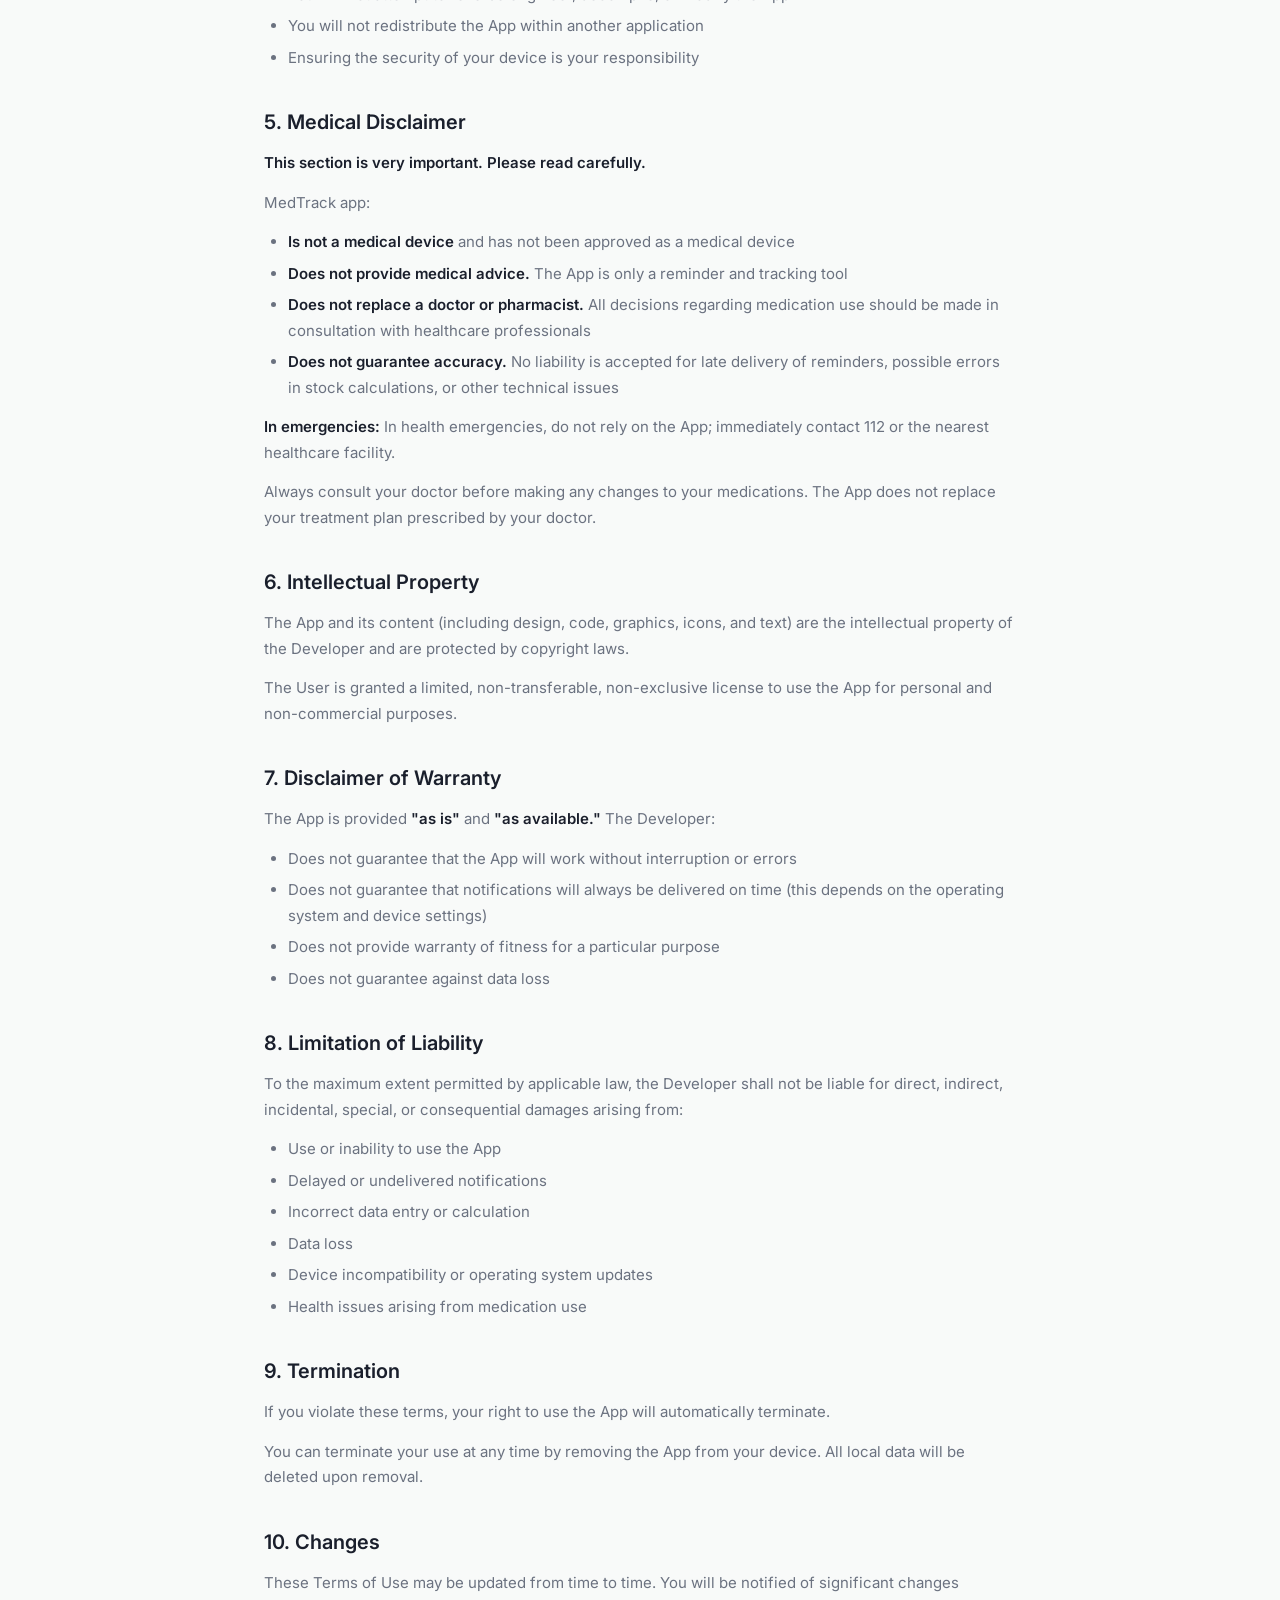
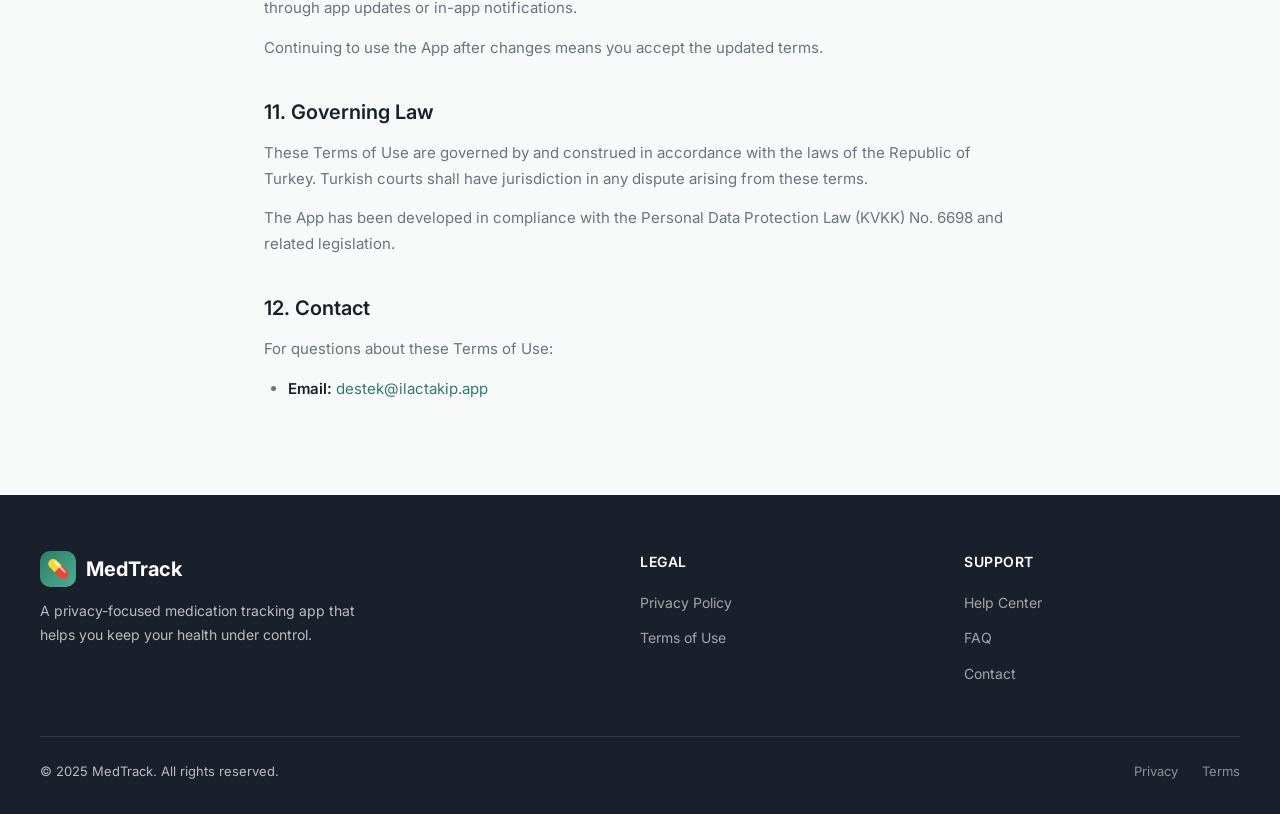
<file: docs/terms.html>
<!DOCTYPE html>
<html lang="en">
<head>
  <meta charset="UTF-8">
  <meta name="viewport" content="width=device-width, initial-scale=1.0">
  <title>Terms of Use - MedTrack</title>
  <meta name="description" content="MedTrack app terms of use and service conditions.">
  <link rel="preconnect" href="https://fonts.googleapis.com">
  <link rel="preconnect" href="https://fonts.gstatic.com" crossorigin>
  <link href="https://fonts.googleapis.com/css2?family=Inter:wght@400;500;600;700;800&display=swap" rel="stylesheet">
  <link rel="stylesheet" href="css/style.css">
</head>
<body>

  <nav class="navbar" id="navbar">
    <div class="navbar-inner">
      <a href="index.html" class="logo">
        <div class="logo-icon">💊</div>
        <span data-i18n="nav.brand">MedTrack</span>
      </a>
      <ul class="nav-links" id="navLinks">
        <li><a href="index.html" data-i18n="nav.home">Home</a></li>
        <li><a href="privacy.html" data-i18n="nav.privacy">Privacy</a></li>
        <li><a href="terms.html" data-i18n="nav.terms">Terms of Use</a></li>
        <li><a href="support.html" data-i18n="nav.support">Support</a></li>
      </ul>
      <div class="lang-switcher">
        <button class="lang-btn" data-lang="en" onclick="setLanguage('en')">EN</button>
        <button class="lang-btn" data-lang="tr" onclick="setLanguage('tr')">TR</button>
      </div>
      <button class="mobile-toggle" id="mobileToggle" aria-label="Menu">☰</button>
    </div>
  </nav>

  <main class="legal-page">
    <h1 data-i18n="terms.title">Terms of Use</h1>
    <p class="legal-meta" data-i18n="terms.meta">Last updated: April 21, 2025 &nbsp;|&nbsp; Effective date: April 21, 2025</p>

    <div class="legal-toc">
      <h3 data-i18n="terms.toc.title">Table of Contents</h3>
      <ol>
        <li><a href="#kabul" data-i18n="terms.toc.1">Acceptance of Terms</a></li>
        <li><a href="#tanim" data-i18n="terms.toc.2">Definitions</a></li>
        <li><a href="#hizmet" data-i18n="terms.toc.3">Service Description</a></li>
        <li><a href="#kullanici" data-i18n="terms.toc.4">User Obligations</a></li>
        <li><a href="#tibbi" data-i18n="terms.toc.5">Medical Disclaimer</a></li>
        <li><a href="#fikri" data-i18n="terms.toc.6">Intellectual Property</a></li>
        <li><a href="#garanti" data-i18n="terms.toc.7">Disclaimer of Warranty</a></li>
        <li><a href="#sorumluluk" data-i18n="terms.toc.8">Limitation of Liability</a></li>
        <li><a href="#fesih" data-i18n="terms.toc.9">Termination</a></li>
        <li><a href="#degisiklik" data-i18n="terms.toc.10">Changes</a></li>
        <li><a href="#hukuk" data-i18n="terms.toc.11">Governing Law</a></li>
        <li><a href="#iletisim" data-i18n="terms.toc.12">Contact</a></li>
      </ol>
    </div>

    <div class="legal-content">
      <h2 id="kabul" data-i18n="terms.s1.title">1. Acceptance of Terms</h2>
      <p data-i18n="terms.s1.p1">By downloading, installing, or using the MedTrack application ("App"), you agree to these Terms of Use. If you do not agree to these terms, please do not use the App.</p>

      <h2 id="tanim" data-i18n="terms.s2.title">2. Definitions</h2>
      <ul>
        <li data-i18n="terms.s2.li1"><strong>"App":</strong> Refers to the MedTrack mobile application.</li>
        <li data-i18n="terms.s2.li2"><strong>"Developer":</strong> Refers to the person or organization that develops and publishes the App.</li>
        <li data-i18n="terms.s2.li3"><strong>"User" or "You":</strong> Refers to any person who uses the App.</li>
        <li data-i18n="terms.s2.li4"><strong>"Service":</strong> Refers to all functions provided through the App.</li>
        <li data-i18n="terms.s2.li5"><strong>"Content":</strong> Refers to all data entered by the user into the app (medication information, dose records, etc.).</li>
      </ul>

      <h2 id="hizmet" data-i18n="terms.s3.title">3. Service Description</h2>
      <p data-i18n="terms.s3.p1">MedTrack app offers the following services:</p>
      <ul>
        <li data-i18n="terms.s3.li1">Recording and managing medication information</li>
        <li data-i18n="terms.s3.li2">Dose reminders and timed notifications</li>
        <li data-i18n="terms.s3.li3">Maintaining dose intake records</li>
        <li data-i18n="terms.s3.li4">Medication stock tracking and low stock alerts</li>
        <li data-i18n="terms.s3.li5">Viewing medication adherence statistics</li>
        <li data-i18n="terms.s3.li6">Dose history records</li>
      </ul>
      <p data-i18n="terms.s3.p2">The App is offered <strong>completely free</strong> and does not contain in-app purchases.</p>

      <h2 id="kullanici" data-i18n="terms.s4.title">4. User Obligations</h2>
      <p data-i18n="terms.s4.p1">By using the App, you agree to the following obligations:</p>
      <ul>
        <li data-i18n="terms.s4.li1">You are responsible for the accuracy of medication information you enter into the App</li>
        <li data-i18n="terms.s4.li2">You will use the App only for lawful purposes</li>
        <li data-i18n="terms.s4.li3">You will not attempt to reverse engineer, decompile, or modify the App</li>
        <li data-i18n="terms.s4.li4">You will not redistribute the App within another application</li>
        <li data-i18n="terms.s4.li5">Ensuring the security of your device is your responsibility</li>
      </ul>

      <h2 id="tibbi" data-i18n="terms.s5.title">5. Medical Disclaimer</h2>
      <p data-i18n="terms.s5.p1"><strong>This section is very important. Please read carefully.</strong></p>
      <p data-i18n="terms.s5.p2">MedTrack app:</p>
      <ul>
        <li data-i18n="terms.s5.li1"><strong>Is not a medical device</strong> and has not been approved as a medical device</li>
        <li data-i18n="terms.s5.li2"><strong>Does not provide medical advice.</strong> The App is only a reminder and tracking tool</li>
        <li data-i18n="terms.s5.li3"><strong>Does not replace a doctor or pharmacist.</strong> All decisions regarding medication use should be made in consultation with healthcare professionals</li>
        <li data-i18n="terms.s5.li4"><strong>Does not guarantee accuracy.</strong> No liability is accepted for late delivery of reminders, possible errors in stock calculations, or other technical issues</li>
      </ul>
      <p data-i18n="terms.s5.p3"><strong>In emergencies:</strong> In health emergencies, do not rely on the App; immediately contact 112 or the nearest healthcare facility.</p>
      <p data-i18n="terms.s5.p4">Always consult your doctor before making any changes to your medications. The App does not replace your treatment plan prescribed by your doctor.</p>

      <h2 id="fikri" data-i18n="terms.s6.title">6. Intellectual Property</h2>
      <p data-i18n="terms.s6.p1">The App and its content (including design, code, graphics, icons, and text) are the intellectual property of the Developer and are protected by copyright laws.</p>
      <p data-i18n="terms.s6.p2">The User is granted a limited, non-transferable, non-exclusive license to use the App for personal and non-commercial purposes.</p>

      <h2 id="garanti" data-i18n="terms.s7.title">7. Disclaimer of Warranty</h2>
      <p data-i18n="terms.s7.p1">The App is provided <strong>"as is"</strong> and <strong>"as available."</strong> The Developer:</p>
      <ul>
        <li data-i18n="terms.s7.li1">Does not guarantee that the App will work without interruption or errors</li>
        <li data-i18n="terms.s7.li2">Does not guarantee that notifications will always be delivered on time (this depends on the operating system and device settings)</li>
        <li data-i18n="terms.s7.li3">Does not provide warranty of fitness for a particular purpose</li>
        <li data-i18n="terms.s7.li4">Does not guarantee against data loss</li>
      </ul>

      <h2 id="sorumluluk" data-i18n="terms.s8.title">8. Limitation of Liability</h2>
      <p data-i18n="terms.s8.p1">To the maximum extent permitted by applicable law, the Developer shall not be liable for direct, indirect, incidental, special, or consequential damages arising from:</p>
      <ul>
        <li data-i18n="terms.s8.li1">Use or inability to use the App</li>
        <li data-i18n="terms.s8.li2">Delayed or undelivered notifications</li>
        <li data-i18n="terms.s8.li3">Incorrect data entry or calculation</li>
        <li data-i18n="terms.s8.li4">Data loss</li>
        <li data-i18n="terms.s8.li5">Device incompatibility or operating system updates</li>
        <li data-i18n="terms.s8.li6">Health issues arising from medication use</li>
      </ul>

      <h2 id="fesih" data-i18n="terms.s9.title">9. Termination</h2>
      <p data-i18n="terms.s9.p1">If you violate these terms, your right to use the App will automatically terminate.</p>
      <p data-i18n="terms.s9.p2">You can terminate your use at any time by removing the App from your device. All local data will be deleted upon removal.</p>

      <h2 id="degisiklik" data-i18n="terms.s10.title">10. Changes</h2>
      <p data-i18n="terms.s10.p1">These Terms of Use may be updated from time to time. You will be notified of significant changes through app updates or in-app notifications.</p>
      <p data-i18n="terms.s10.p2">Continuing to use the App after changes means you accept the updated terms.</p>

      <h2 id="hukuk" data-i18n="terms.s11.title">11. Governing Law</h2>
      <p data-i18n="terms.s11.p1">These Terms of Use are governed by and construed in accordance with the laws of the Republic of Turkey. Turkish courts shall have jurisdiction in any dispute arising from these terms.</p>
      <p data-i18n="terms.s11.p2">The App has been developed in compliance with the Personal Data Protection Law (KVKK) No. 6698 and related legislation.</p>

      <h2 id="iletisim" data-i18n="terms.s12.title">12. Contact</h2>
      <p data-i18n="terms.s12.p1">For questions about these Terms of Use:</p>
      <ul>
        <li data-i18n="terms.s12.li1"><strong>Email:</strong> <a href="mailto:destek@ilactakip.app">destek@ilactakip.app</a></li>
      </ul>
    </div>
  </main>

  <footer class="footer">
    <div class="footer-inner">
      <div class="footer-brand">
        <div class="logo" style="color: white;">
          <div class="logo-icon">💊</div>
          <span data-i18n="nav.brand">MedTrack</span>
        </div>
        <p data-i18n="footer.desc">A privacy-focused medication tracking app that helps you keep your health under control.</p>
      </div>
      <div>
        <h4 data-i18n="footer.legal">Legal</h4>
        <ul class="footer-links">
          <li><a href="privacy.html" data-i18n="footer.privacy.link">Privacy Policy</a></li>
          <li><a href="terms.html" data-i18n="footer.terms.link">Terms of Use</a></li>
        </ul>
      </div>
      <div>
        <h4 data-i18n="footer.support.title">Support</h4>
        <ul class="footer-links">
          <li><a href="support.html" data-i18n="footer.help">Help Center</a></li>
          <li><a href="support.html#faq" data-i18n="footer.faq.link">FAQ</a></li>
          <li><a href="mailto:destek@ilactakip.app" data-i18n="footer.contact">Contact</a></li>
        </ul>
      </div>
    </div>
    <div class="footer-bottom">
      <span data-i18n="footer.copy">&copy; 2025 MedTrack. All rights reserved.</span>
      <div class="footer-bottom-links">
        <a href="privacy.html" data-i18n="footer.bottom.privacy">Privacy</a>
        <a href="terms.html" data-i18n="footer.bottom.terms">Terms</a>
      </div>
    </div>
  </footer>

  <script src="js/i18n.js"></script>
  <script>
    window.addEventListener('scroll', () => {
      document.getElementById('navbar').classList.toggle('scrolled', window.scrollY > 10);
    });
    document.getElementById('mobileToggle').addEventListener('click', () => {
      document.getElementById('navLinks').classList.toggle('open');
    });
  </script>
</body>
</html>
</file>
<file: docs/css/style.css>
:root {
  --primary: #2E7D6B;
  --primary-dark: #1B5E4A;
  --primary-light: #4CAF8E;
  --accent: #FF6B6B;
  --bg: #F8FAF9;
  --surface: #FFFFFF;
  --text-primary: #1A1F2C;
  --text-secondary: #6B7280;
  --text-light: #9CA3AF;
  --border: #E5E7EB;
  --shadow: rgba(0, 0, 0, 0.06);
  --radius: 16px;
}

* {
  margin: 0;
  padding: 0;
  box-sizing: border-box;
}

html {
  scroll-behavior: smooth;
}

body {
  font-family: 'Inter', -apple-system, BlinkMacSystemFont, 'Segoe UI', sans-serif;
  background-color: var(--bg);
  color: var(--text-primary);
  line-height: 1.6;
  -webkit-font-smoothing: antialiased;
}

a {
  color: var(--primary);
  text-decoration: none;
  transition: color 0.2s;
}

a:hover {
  color: var(--primary-dark);
}

/* ───── NAVBAR ───── */
.navbar {
  position: fixed;
  top: 0;
  left: 0;
  right: 0;
  z-index: 100;
  background: rgba(255, 255, 255, 0.9);
  backdrop-filter: blur(12px);
  -webkit-backdrop-filter: blur(12px);
  border-bottom: 1px solid var(--border);
  transition: box-shadow 0.3s;
}

.navbar.scrolled {
  box-shadow: 0 2px 20px var(--shadow);
}

.navbar-inner {
  max-width: 1200px;
  margin: 0 auto;
  padding: 0 24px;
  display: flex;
  align-items: center;
  justify-content: space-between;
  height: 64px;
}

.logo {
  display: flex;
  align-items: center;
  gap: 10px;
  font-weight: 700;
  font-size: 20px;
  color: var(--primary);
}

.logo-icon {
  width: 36px;
  height: 36px;
  background: linear-gradient(135deg, var(--primary), var(--primary-light));
  border-radius: 10px;
  display: flex;
  align-items: center;
  justify-content: center;
  color: white;
  font-size: 18px;
}

.nav-links {
  display: flex;
  gap: 32px;
  list-style: none;
}

.nav-links a {
  color: var(--text-secondary);
  font-size: 15px;
  font-weight: 500;
  transition: color 0.2s;
}

.nav-links a:hover {
  color: var(--primary);
}

.lang-switcher {
  display: flex;
  gap: 4px;
  margin-left: 16px;
  background: var(--bg);
  border-radius: 8px;
  padding: 3px;
  border: 1px solid var(--border);
}

.lang-btn {
  padding: 5px 12px;
  border: none;
  border-radius: 6px;
  font-size: 13px;
  font-weight: 600;
  cursor: pointer;
  background: transparent;
  color: var(--text-secondary);
  font-family: inherit;
  transition: all 0.2s;
}

.lang-btn:hover {
  color: var(--primary);
}

.lang-btn.active {
  background: var(--primary);
  color: white;
  box-shadow: 0 1px 4px rgba(46, 125, 107, 0.3);
}

.mobile-toggle {
  display: none;
  background: none;
  border: none;
  font-size: 24px;
  cursor: pointer;
  color: var(--text-primary);
}

/* ───── HERO ───── */
.hero {
  padding: 140px 24px 80px;
  text-align: center;
  background: linear-gradient(180deg, rgba(46, 125, 107, 0.06) 0%, transparent 100%);
}

.hero-inner {
  max-width: 720px;
  margin: 0 auto;
}

.hero-badge {
  display: inline-flex;
  align-items: center;
  gap: 6px;
  padding: 6px 16px;
  background: rgba(46, 125, 107, 0.1);
  border-radius: 100px;
  font-size: 13px;
  font-weight: 600;
  color: var(--primary);
  margin-bottom: 24px;
}

.hero h1 {
  font-size: clamp(36px, 6vw, 56px);
  font-weight: 800;
  line-height: 1.1;
  margin-bottom: 20px;
  color: var(--text-primary);
}

.hero h1 .highlight {
  background: linear-gradient(135deg, var(--primary), var(--primary-light));
  -webkit-background-clip: text;
  -webkit-text-fill-color: transparent;
  background-clip: text;
}

.hero p {
  font-size: 18px;
  color: var(--text-secondary);
  max-width: 540px;
  margin: 0 auto 36px;
  line-height: 1.7;
}

.hero-buttons {
  display: flex;
  gap: 16px;
  justify-content: center;
  flex-wrap: wrap;
}

.btn {
  display: inline-flex;
  align-items: center;
  gap: 8px;
  padding: 14px 28px;
  border-radius: 12px;
  font-size: 15px;
  font-weight: 600;
  transition: all 0.2s;
  cursor: pointer;
  border: none;
}

.btn-primary {
  background: var(--primary);
  color: white;
  box-shadow: 0 4px 14px rgba(46, 125, 107, 0.3);
}

.btn-primary:hover {
  background: var(--primary-dark);
  color: white;
  transform: translateY(-1px);
  box-shadow: 0 6px 20px rgba(46, 125, 107, 0.4);
}

.btn-outline {
  background: transparent;
  color: var(--primary);
  border: 2px solid var(--primary);
}

.btn-outline:hover {
  background: rgba(46, 125, 107, 0.06);
  color: var(--primary-dark);
}

/* ───── FEATURES ───── */
.features {
  padding: 80px 24px;
  max-width: 1200px;
  margin: 0 auto;
}

.section-header {
  text-align: center;
  margin-bottom: 56px;
}

.section-header h2 {
  font-size: 32px;
  font-weight: 700;
  margin-bottom: 12px;
}

.section-header p {
  font-size: 16px;
  color: var(--text-secondary);
  max-width: 480px;
  margin: 0 auto;
}

.features-grid {
  display: grid;
  grid-template-columns: repeat(auto-fit, minmax(280px, 1fr));
  gap: 24px;
}

.feature-card {
  background: var(--surface);
  border-radius: var(--radius);
  padding: 32px 28px;
  border: 1px solid var(--border);
  transition: all 0.3s;
}

.feature-card:hover {
  transform: translateY(-4px);
  box-shadow: 0 12px 40px var(--shadow);
  border-color: var(--primary-light);
}

.feature-icon {
  width: 52px;
  height: 52px;
  border-radius: 14px;
  display: flex;
  align-items: center;
  justify-content: center;
  font-size: 24px;
  margin-bottom: 20px;
}

.feature-icon.green { background: rgba(46, 125, 107, 0.1); }
.feature-icon.blue { background: rgba(59, 130, 246, 0.1); }
.feature-icon.orange { background: rgba(255, 179, 71, 0.1); }
.feature-icon.red { background: rgba(255, 107, 107, 0.1); }
.feature-icon.purple { background: rgba(139, 92, 246, 0.1); }
.feature-icon.teal { background: rgba(20, 184, 166, 0.1); }

.feature-card h3 {
  font-size: 18px;
  font-weight: 600;
  margin-bottom: 8px;
}

.feature-card p {
  font-size: 14px;
  color: var(--text-secondary);
  line-height: 1.6;
}

/* ───── STATS ───── */
.stats {
  padding: 60px 24px;
  background: linear-gradient(135deg, var(--primary), var(--primary-light));
}

.stats-inner {
  max-width: 900px;
  margin: 0 auto;
  display: grid;
  grid-template-columns: repeat(auto-fit, minmax(180px, 1fr));
  gap: 40px;
  text-align: center;
}

.stat-item h3 {
  font-size: 40px;
  font-weight: 800;
  color: white;
  margin-bottom: 4px;
}

.stat-item p {
  font-size: 14px;
  color: rgba(255, 255, 255, 0.8);
  font-weight: 500;
}

/* ───── LEGAL PAGES ───── */
.legal-page {
  padding: 120px 24px 80px;
  max-width: 800px;
  margin: 0 auto;
}

.legal-page h1 {
  font-size: 32px;
  font-weight: 700;
  margin-bottom: 8px;
}

.legal-meta {
  font-size: 14px;
  color: var(--text-light);
  margin-bottom: 40px;
  padding-bottom: 24px;
  border-bottom: 1px solid var(--border);
}

.legal-content h2 {
  font-size: 20px;
  font-weight: 600;
  margin-top: 36px;
  margin-bottom: 12px;
  color: var(--text-primary);
}

.legal-content h3 {
  font-size: 17px;
  font-weight: 600;
  margin-top: 24px;
  margin-bottom: 8px;
  color: var(--text-primary);
}

.legal-content p {
  font-size: 15px;
  color: var(--text-secondary);
  margin-bottom: 14px;
  line-height: 1.7;
}

.legal-content ul,
.legal-content ol {
  margin: 12px 0 14px 24px;
  color: var(--text-secondary);
  font-size: 15px;
  line-height: 1.7;
}

.legal-content li {
  margin-bottom: 6px;
}

.legal-content strong {
  color: var(--text-primary);
  font-weight: 600;
}

.legal-toc {
  background: var(--surface);
  border: 1px solid var(--border);
  border-radius: var(--radius);
  padding: 24px 28px;
  margin-bottom: 36px;
}

.legal-toc h3 {
  font-size: 15px;
  font-weight: 600;
  margin: 0 0 12px;
  color: var(--text-primary);
}

.legal-toc ol {
  margin: 0;
  padding-left: 20px;
  color: var(--primary);
  font-size: 14px;
}

.legal-toc li {
  margin-bottom: 4px;
}

/* ───── SUPPORT PAGE ───── */
.support-cards {
  display: grid;
  grid-template-columns: repeat(auto-fit, minmax(280px, 1fr));
  gap: 24px;
  margin-top: 40px;
}

.support-card {
  background: var(--surface);
  border: 1px solid var(--border);
  border-radius: var(--radius);
  padding: 28px;
  text-align: center;
  transition: all 0.3s;
}

.support-card:hover {
  transform: translateY(-2px);
  box-shadow: 0 8px 30px var(--shadow);
}

.support-card .icon {
  font-size: 36px;
  margin-bottom: 16px;
}

.support-card h3 {
  font-size: 17px;
  font-weight: 600;
  margin-bottom: 8px;
}

.support-card p {
  font-size: 14px;
  color: var(--text-secondary);
  margin-bottom: 16px;
  line-height: 1.6;
}

.faq-section {
  margin-top: 56px;
}

.faq-item {
  background: var(--surface);
  border: 1px solid var(--border);
  border-radius: 12px;
  margin-bottom: 12px;
  overflow: hidden;
}

.faq-question {
  width: 100%;
  display: flex;
  align-items: center;
  justify-content: space-between;
  padding: 18px 24px;
  background: none;
  border: none;
  font-size: 15px;
  font-weight: 600;
  color: var(--text-primary);
  cursor: pointer;
  text-align: left;
  font-family: inherit;
}

.faq-question:hover {
  background: rgba(46, 125, 107, 0.03);
}

.faq-question .arrow {
  transition: transform 0.3s;
  font-size: 14px;
  color: var(--text-light);
}

.faq-item.open .faq-question .arrow {
  transform: rotate(180deg);
}

.faq-answer {
  max-height: 0;
  overflow: hidden;
  transition: max-height 0.3s ease;
}

.faq-item.open .faq-answer {
  max-height: 300px;
}

.faq-answer p {
  padding: 0 24px 18px;
  font-size: 14px;
  color: var(--text-secondary);
  line-height: 1.7;
}

/* ───── FOOTER ───── */
.footer {
  background: var(--text-primary);
  color: rgba(255, 255, 255, 0.7);
  padding: 56px 24px 32px;
}

.footer-inner {
  max-width: 1200px;
  margin: 0 auto;
  display: grid;
  grid-template-columns: 2fr 1fr 1fr;
  gap: 48px;
}

.footer-brand p {
  font-size: 14px;
  line-height: 1.7;
  margin-top: 12px;
  max-width: 320px;
}

.footer h4 {
  font-size: 14px;
  font-weight: 600;
  color: white;
  margin-bottom: 16px;
  text-transform: uppercase;
  letter-spacing: 0.5px;
}

.footer-links {
  list-style: none;
}

.footer-links li {
  margin-bottom: 10px;
}

.footer-links a {
  color: rgba(255, 255, 255, 0.6);
  font-size: 14px;
  transition: color 0.2s;
}

.footer-links a:hover {
  color: white;
}

.footer-bottom {
  max-width: 1200px;
  margin: 40px auto 0;
  padding-top: 24px;
  border-top: 1px solid rgba(255, 255, 255, 0.1);
  display: flex;
  justify-content: space-between;
  align-items: center;
  font-size: 13px;
}

.footer-bottom-links {
  display: flex;
  gap: 24px;
}

.footer-bottom-links a {
  color: rgba(255, 255, 255, 0.5);
  font-size: 13px;
}

.footer-bottom-links a:hover {
  color: white;
}

/* ───── RESPONSIVE ───── */
@media (max-width: 768px) {
  .nav-links {
    display: none;
    position: absolute;
    top: 64px;
    left: 0;
    right: 0;
    background: white;
    flex-direction: column;
    padding: 16px 24px;
    gap: 16px;
    border-bottom: 1px solid var(--border);
    box-shadow: 0 8px 30px var(--shadow);
  }

  .nav-links.open {
    display: flex;
  }

  .mobile-toggle {
    display: block;
  }

  .lang-switcher {
    margin-left: auto;
    margin-right: 12px;
  }

  .footer-inner {
    grid-template-columns: 1fr;
    gap: 32px;
  }

  .footer-bottom {
    flex-direction: column;
    gap: 12px;
    text-align: center;
  }

  .hero {
    padding-top: 110px;
  }
}
</file>
